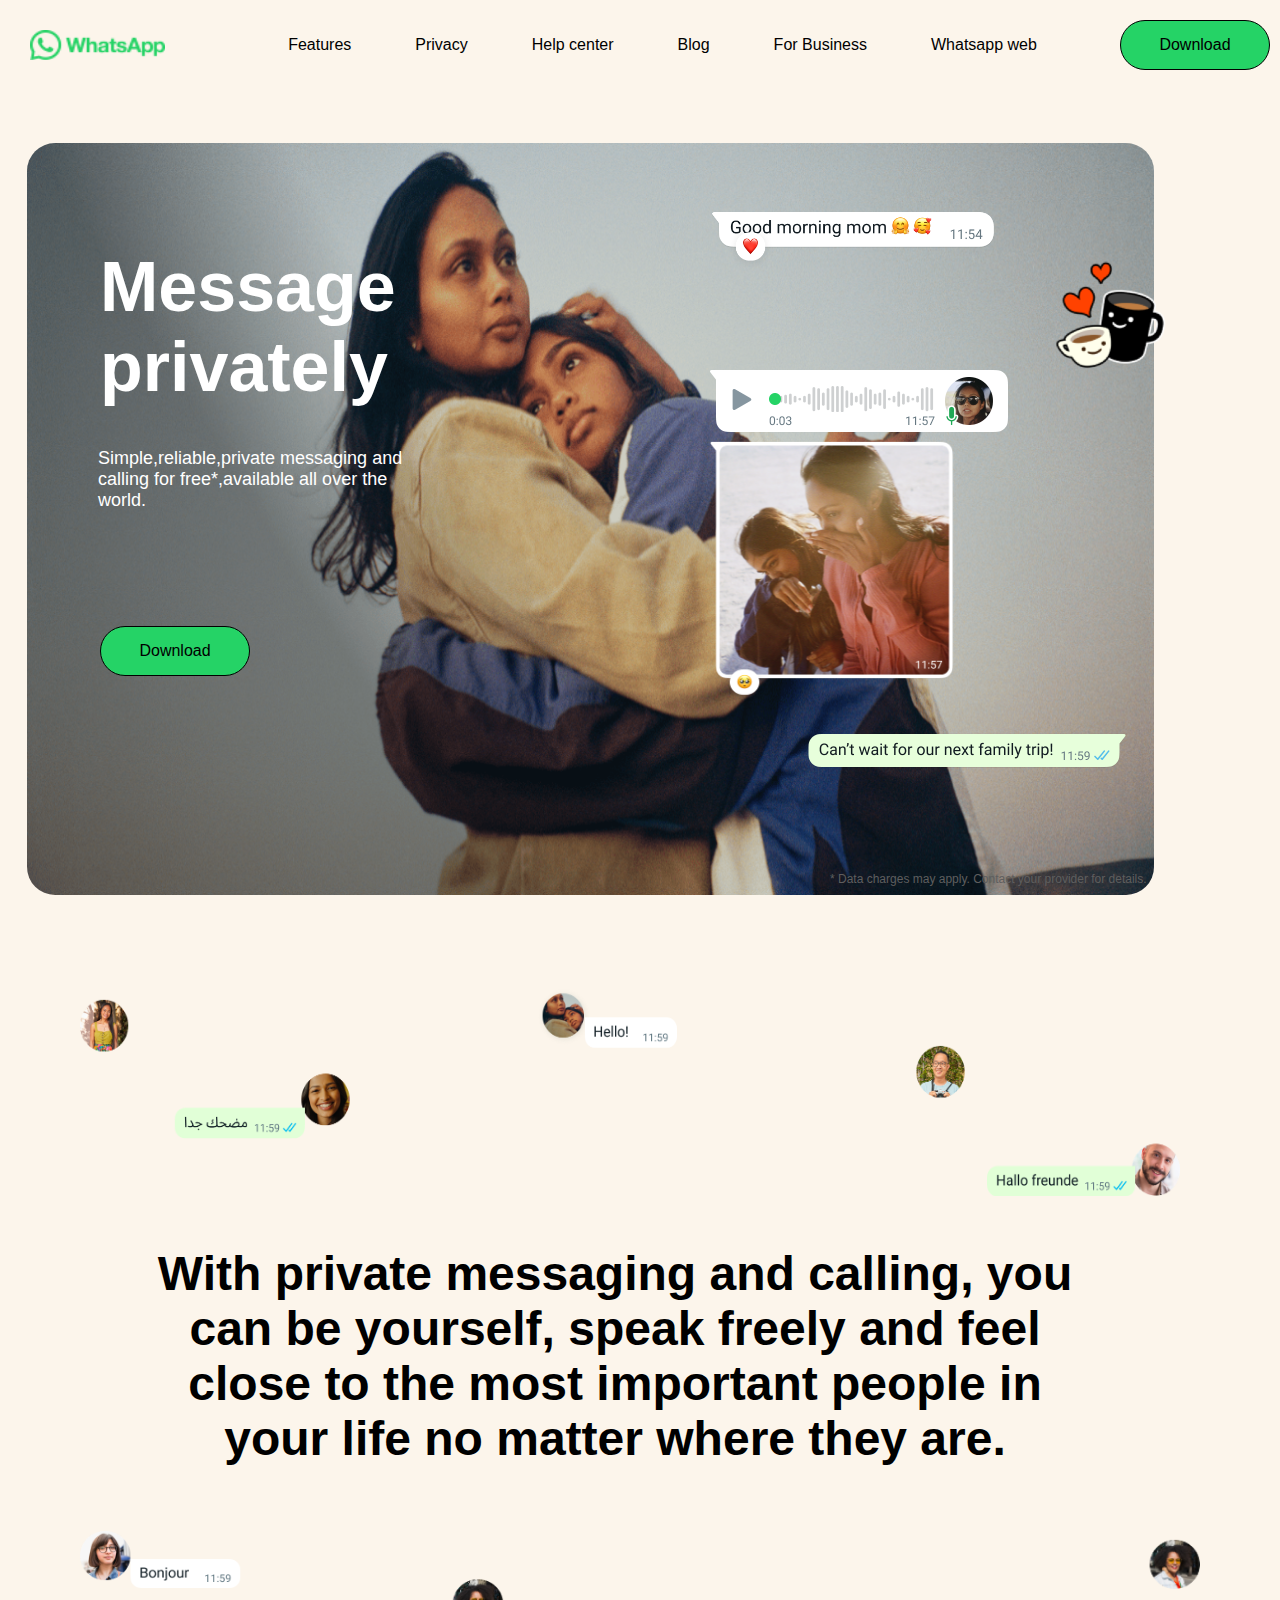
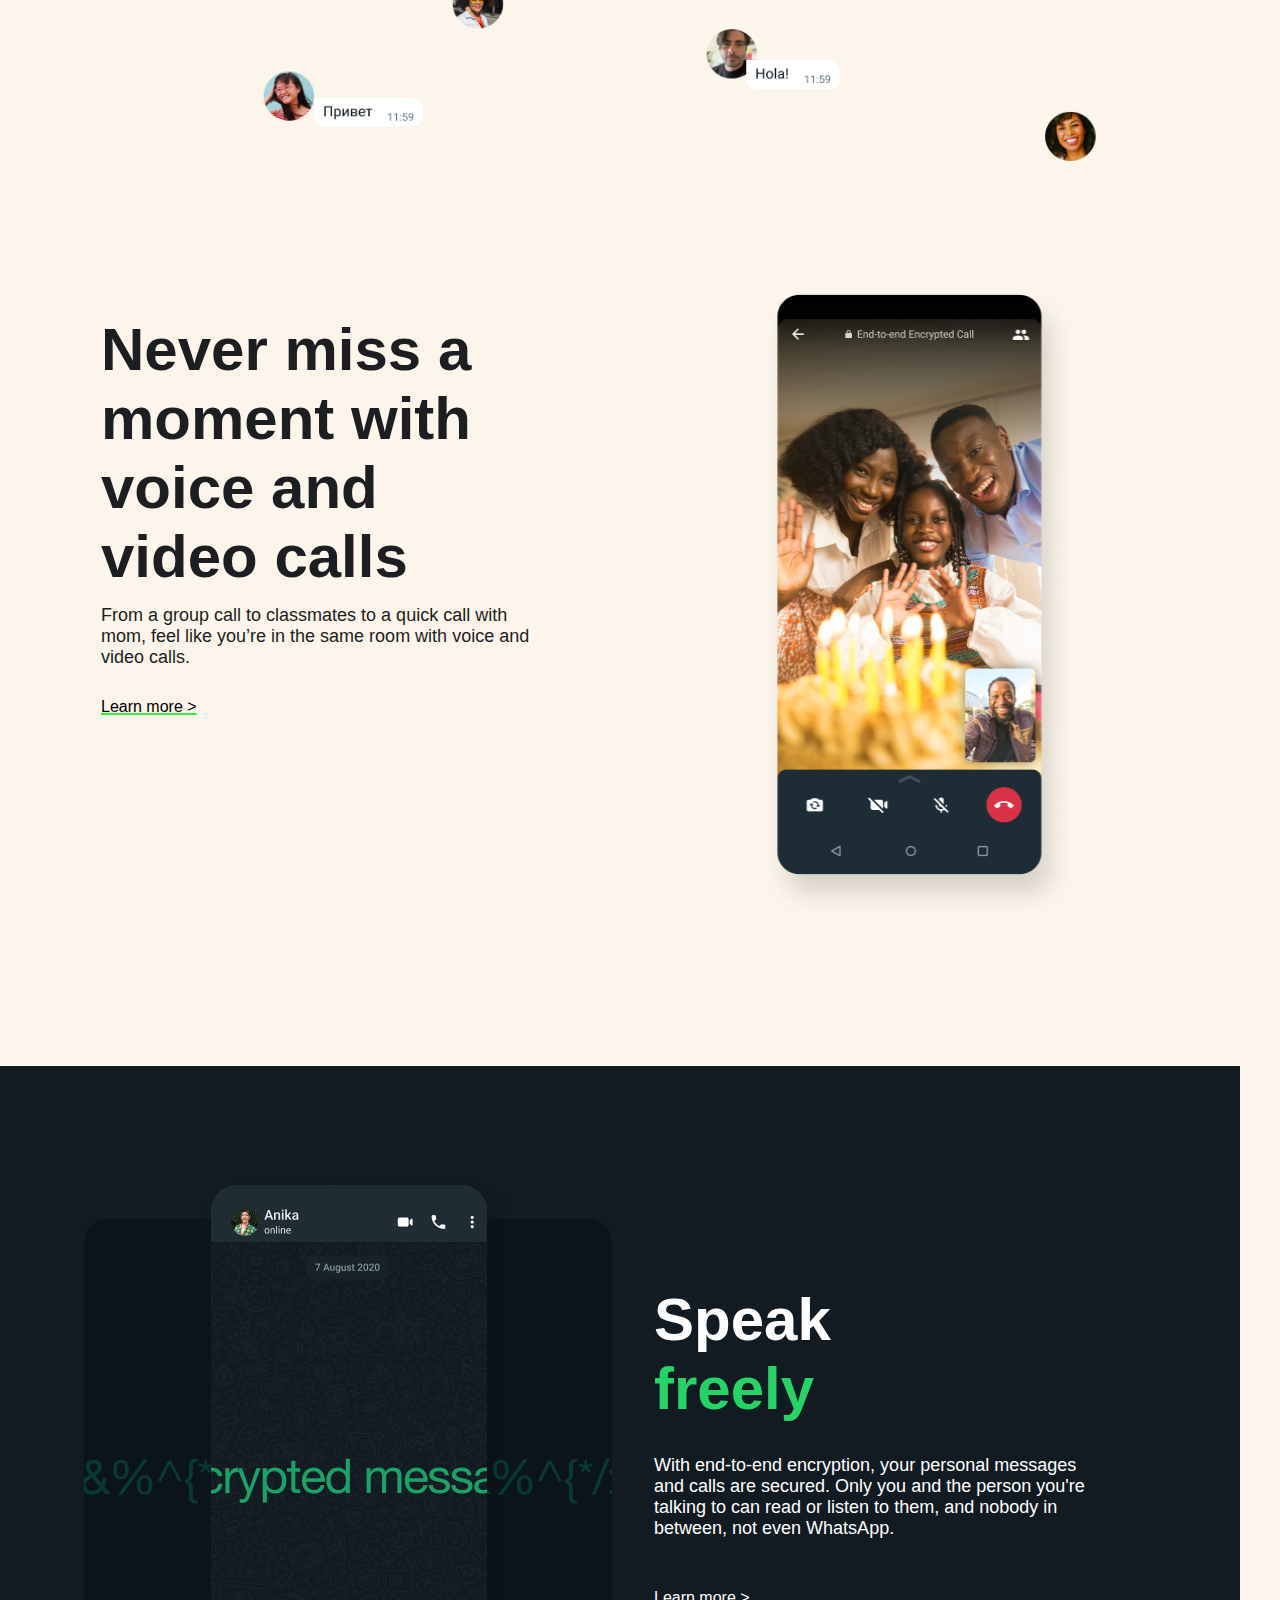
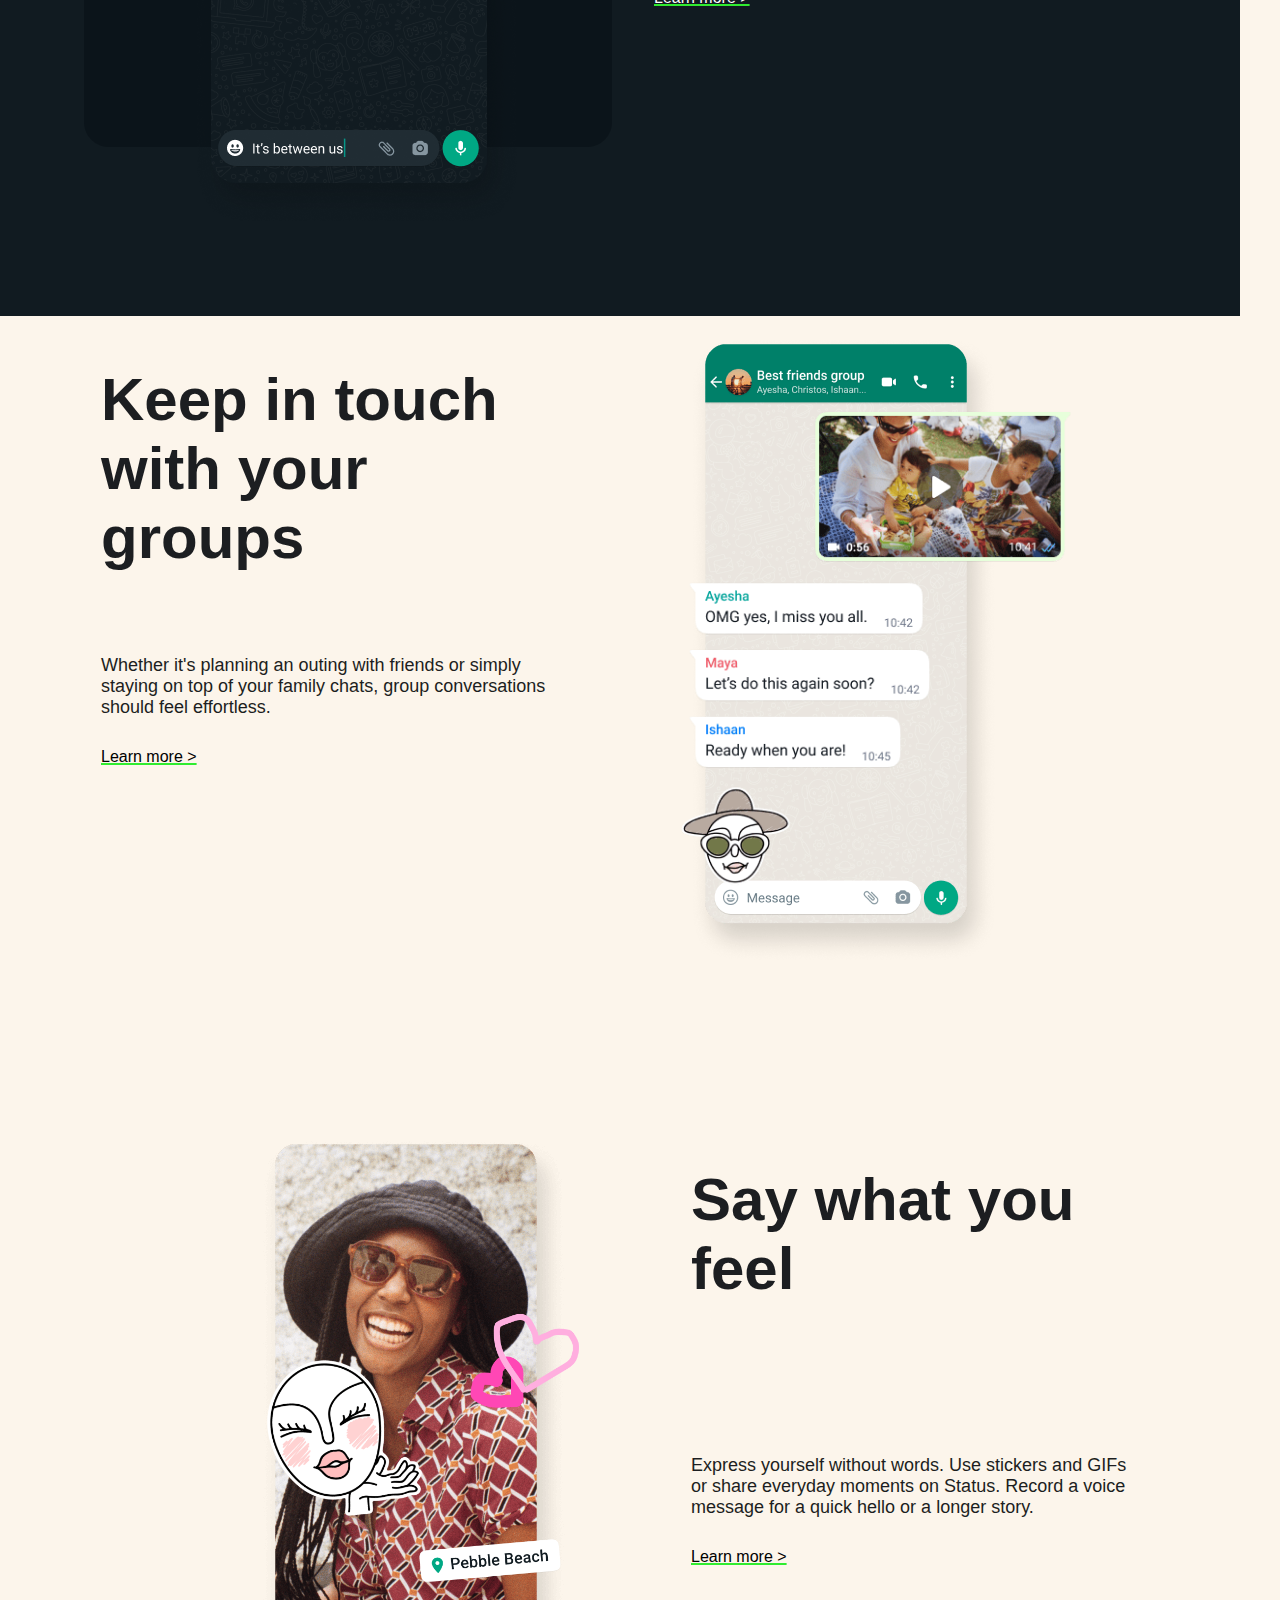
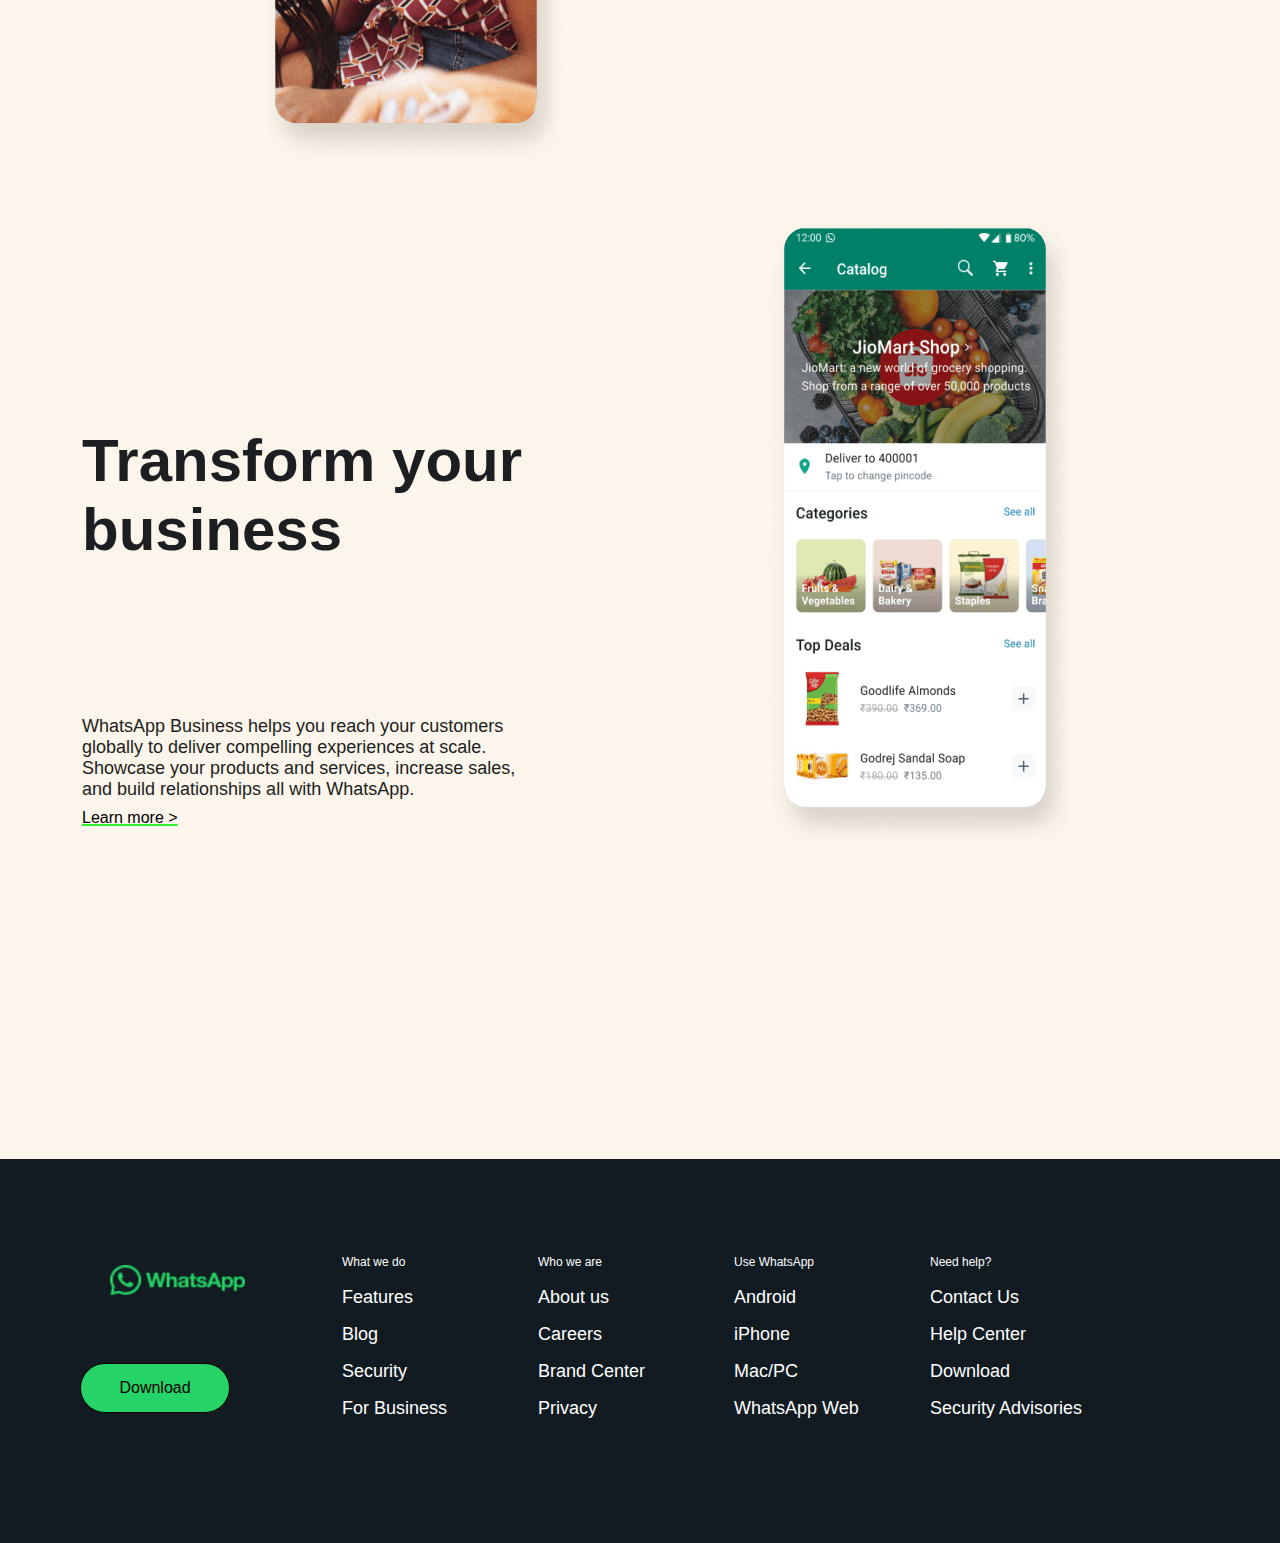
<file: assesment4/index.html>
<!DOCTYPE html>
<html lang="en">
<head>
  <meta charset="UTF-8">
  <meta name="viewport" content="width=device-width, initial-scale=1.0">
  <link rel ="stylesheet" href="style.css">
  <title>Whatsapp Clone</title>
</head>
<body>
  <nav>
        <img src="wplogo.png" class="logo">
        <ul>
          <a href="#"><li>Features</li></a>
          <a href="#"><li>Privacy</li></a>
          <a href="#"><li>Help center</li></a>
          <a href="#"><li>Blog</li></a>
          <a href="#"><li>For Business</li></a>
          <a href="#"><li>Whatsapp web</li></a>
          </ul>
        <button class="downbut">Download</button>
  </nav>


  <section>
    <div class="container">
      <img class="bg" src="bg.png">
        <div>  
          <h1 class="h1">Message privately</h1>
          <p class="para">Simple,reliable,private messaging and calling for free*,available all over the world.</p>
          <div class="down">
            <button class="db">Download</button>
          </div>
        </div>
        <div class="toy">
          <img src="./coffee.png">
        </div>
      <div class="gm"><img src="./gm.png"></div>
      <div class="vm"><img src="./voice.png"></div>
    <div class="heart">
      <img class="heartpic" src="heart.png">
    </div>
    <div class="sis">
      <img  class="sispic" src="sis.png">
    </div>
    <div class="cry">
      <img class="crypic" src="aluvu.png">
    </div>
    <div class="text">
      <img class= "textpic" src="txt.png">
    </div>
    <div>
      <p class="info">* Data charges may apply. Contact your provider for details.</p>
    </div>
    <article class="art">
      <img class="contact" src="yellow.png">
    </article>
  </section>


        <h2 class="mesghead">With private messaging and calling, you can be yourself, speak freely and feel close to the most important people in your life no matter where they are.</h2>
    <article class="art2">
      <img class="person" src="person.png">
    </article>


  <section class="sec2">
    <div class="maindiv">
      <div class="prediv">
        <div class="fdiv">
          <article class="art2">
            <h2 class="stmnt">Never miss a moment with voice and video calls</h2>
              <p class="stmnt2">From a group call to classmates to a quick call with mom, feel like you’re in the same room with voice and video calls.<br>
                <p class="stmnt3">Learn more ></p>
              </p>  
          </article>
        </div>
        <div class="sdiv"><img class="vcall" src="vcall.png"></div>
      </div>
    </div>
  </section>


  <section class="sec3">
    <div class="maindiv1">
      <div class="prediv1">
        <div class="fdiv1">
          <article class="art3">
          <h2 class="stmt">Speak<br><b class="bold">freely</b></h2>
          <p class="stmt1">With end-to-end encryption, your personal messages and calls are secured. Only you and the person you're talking to can read or listen to them, and nobody in between, not even WhatsApp.</p>
          <p class="stmt2">Learn more ></p>
          </article>
        </div>
        <div class="sdiv1"><img class="chatbg" src="chatbg.png"></div>
      </div>
    </div>
  </section>


  <section class="sec2">
    <div class="maindiv">
      <div class="prediv">
        <div class="fdiv">
          <article class="art2">
            <h2 class="stmnt">Keep in touch
              with your groups</h2>
              <p class="stmnt2">Whether it's planning an outing with friends or simply staying on top of your family chats, group conversations should feel effortless.<br>
                <p class="stmnt3">Learn more ></p>
              </p>  
          </article>
        </div>
        <div class="sdiv">
          <img  class="grpbg" src="grpbg.png">
          <img class="grpchat" src="grpchat.png"></div>
      </div>
    </div>
  </section>


  <section class="sec2">
    <div class="maindiv">
      <div class="prediv">
        <div class="fdivv">
          <article class="art2">
            <h2 class="stmnt">Say what
              you feel</h2>
              <p class="stmnt2">Express yourself without words. Use stickers and GIFs or share everyday moments on Status. Record a voice message for a quick hello or a longer story.<br>
                <p class="stmnt3">Learn more ></p>
              </p>  
          </article>
        </div>
        <div class="sdivv">
          <img class="stickers" src="stickers.png">
          <img class="africa" src="africa.png"></div>
      </div>
    </div>
  </section>


  <section class="secl">
    <div class="maindivl">
      <div class="predivl">
        <div class="fdivl">
          <article class="art2l">
            <h2 class="stmnt">Transform
              your business</h2>
              <p class="stmnt2">WhatsApp Business helps you reach your customers globally to deliver compelling experiences at scale. Showcase your products and services, increase sales, and build relationships all with WhatsApp.<br>
                <p class="stmnt3">Learn more ></p>
              </p>  
          </article>
        </div>
        <div class="sdivl"><img class="channel" src="channel.png"></div>
      </div>
    </div>
  </section>


  <div class="mdiv">
      <div class="wpdiv">
        <img src="wplogo.png" class="logo"><span class="spandb">
        <button class="downbut">Download</button>
      </span>
    </div>
      <div class="box">
        <span class="spandb1">What we do</span>
        <span class="spandb">Features</span>
        <span class="spandb">Blog</span>
        <span class="spandb">Security</span>
        <span class="spandb">For Business</span>
      </div>
      <div class="box">
        <span class="spandb1">Who we are</span>
        <span class="spandb">About us </span>
        <span class="spandb">Careers</span>
        <span class="spandb">Brand Center</span>
        <span class="spandb">Privacy</span>
      </div>
      <div class="box">
        <span class="spandb1">Use WhatsApp</span>
        <span class="spandb">Android </span>
        <span class="spandb">iPhone</span>
        <span class="spandb">Mac/PC</span>
        <span class="spandb">WhatsApp Web</span>
      </div>
      <div class="box">
        <span class="spandb1">Need help?</span>
        <span class="spandb">Contact Us </span>
        <span class="spandb">Help Center</span>
        <span class="spandb">Download</span>
        <span class="spandb">Security Advisories</span>
      </div>
    </div>

</body>
</html>
</file>
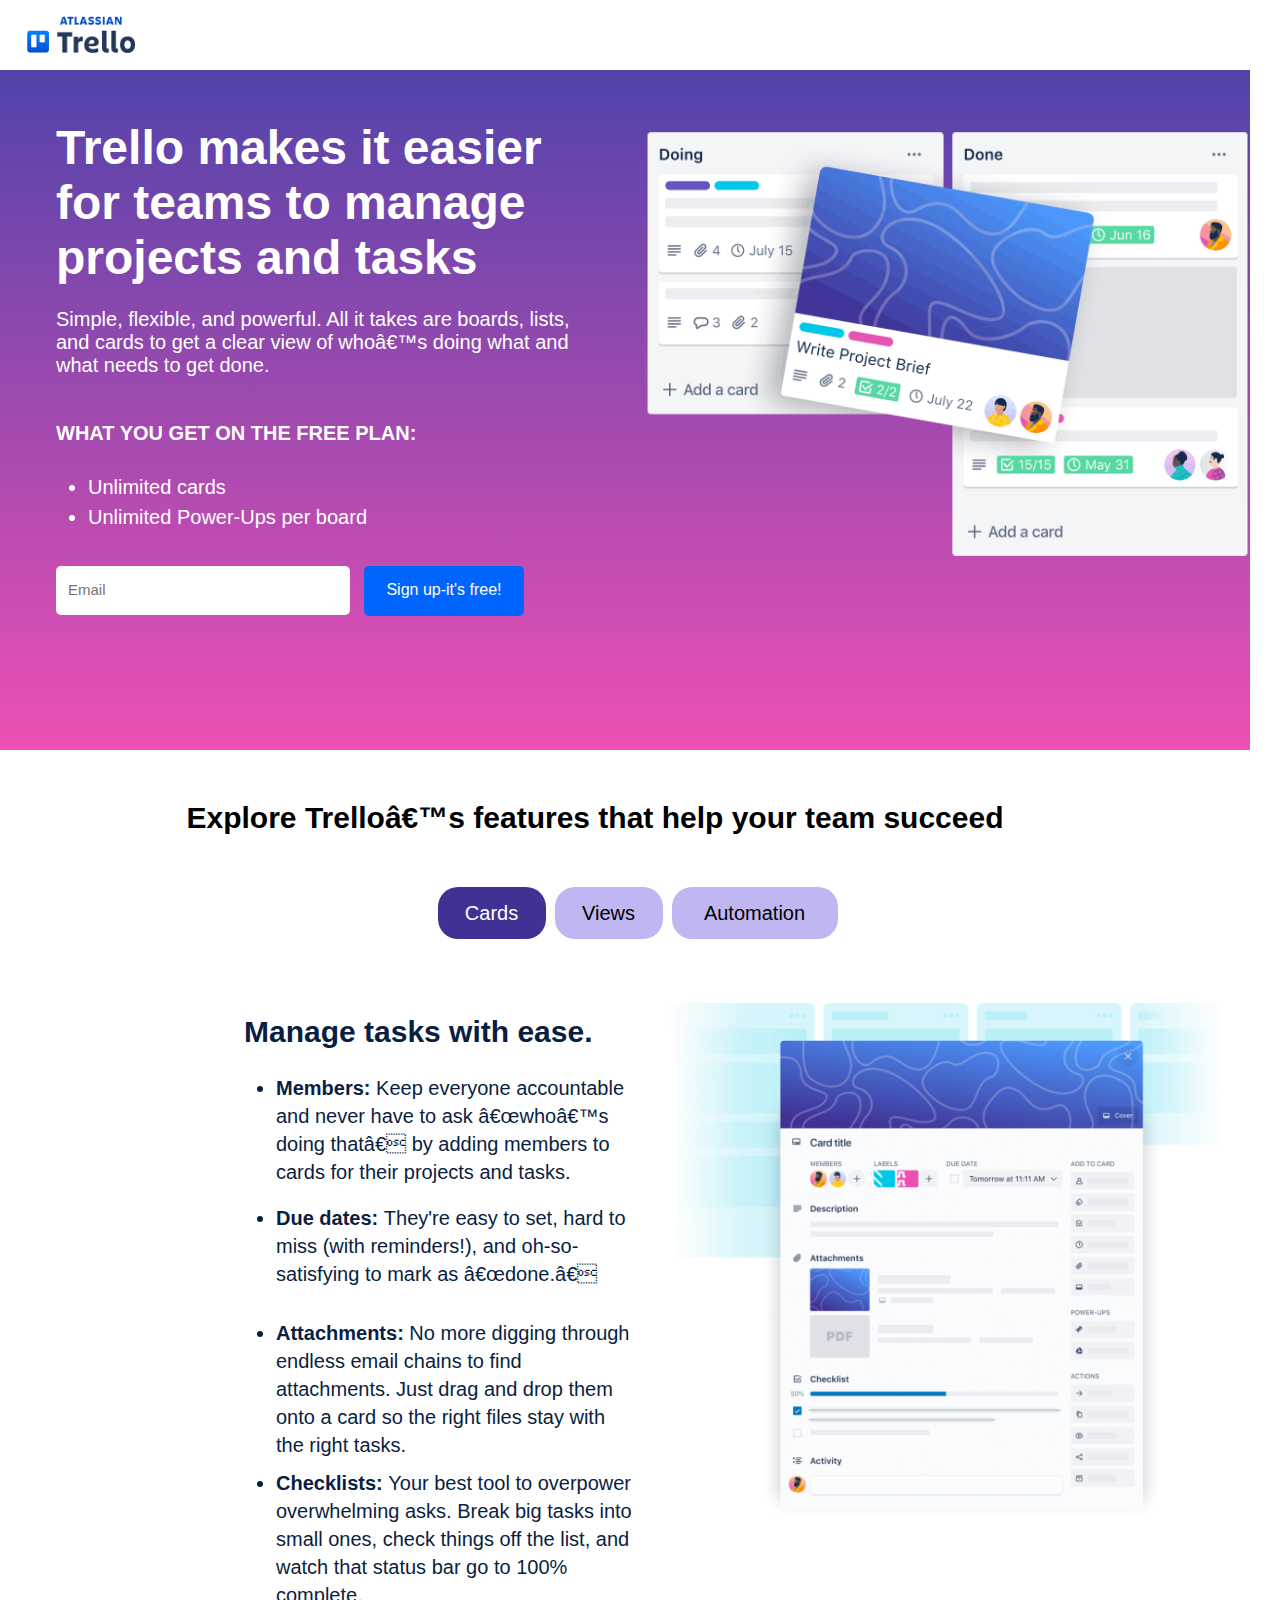
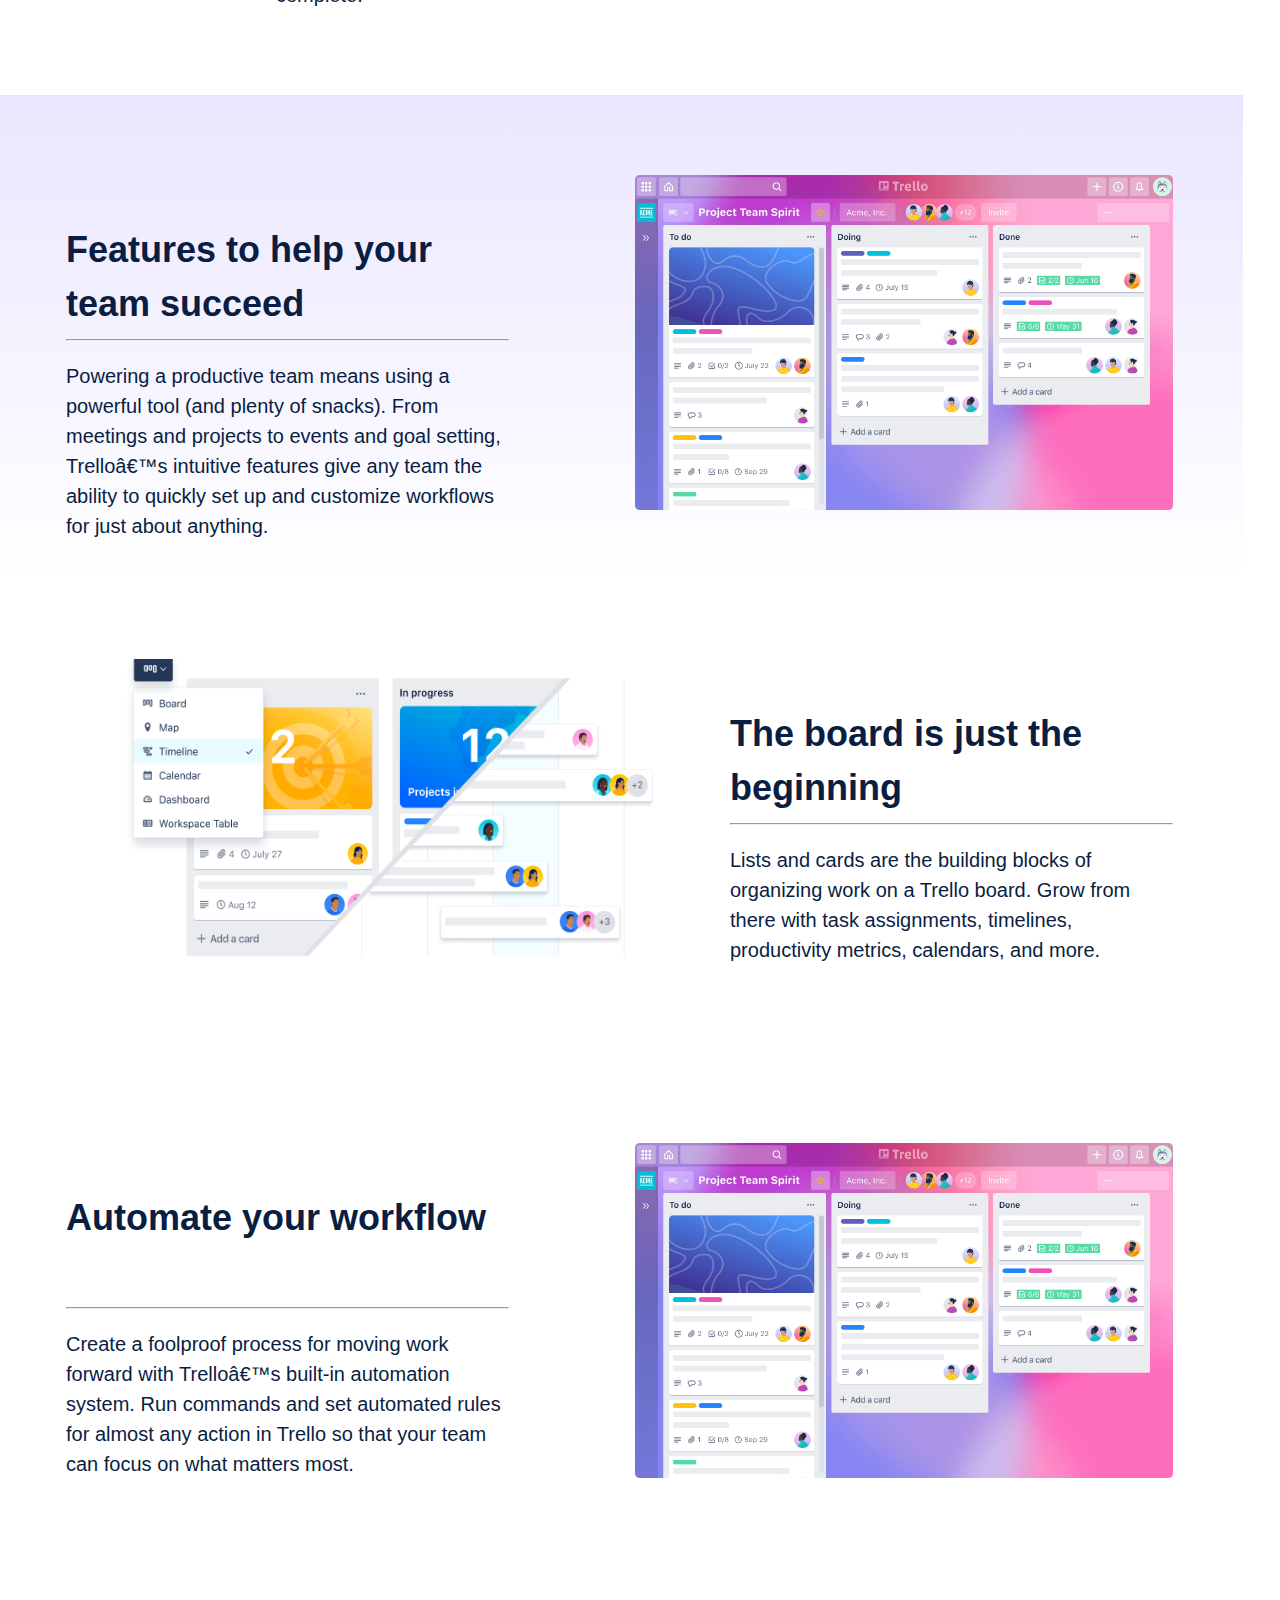
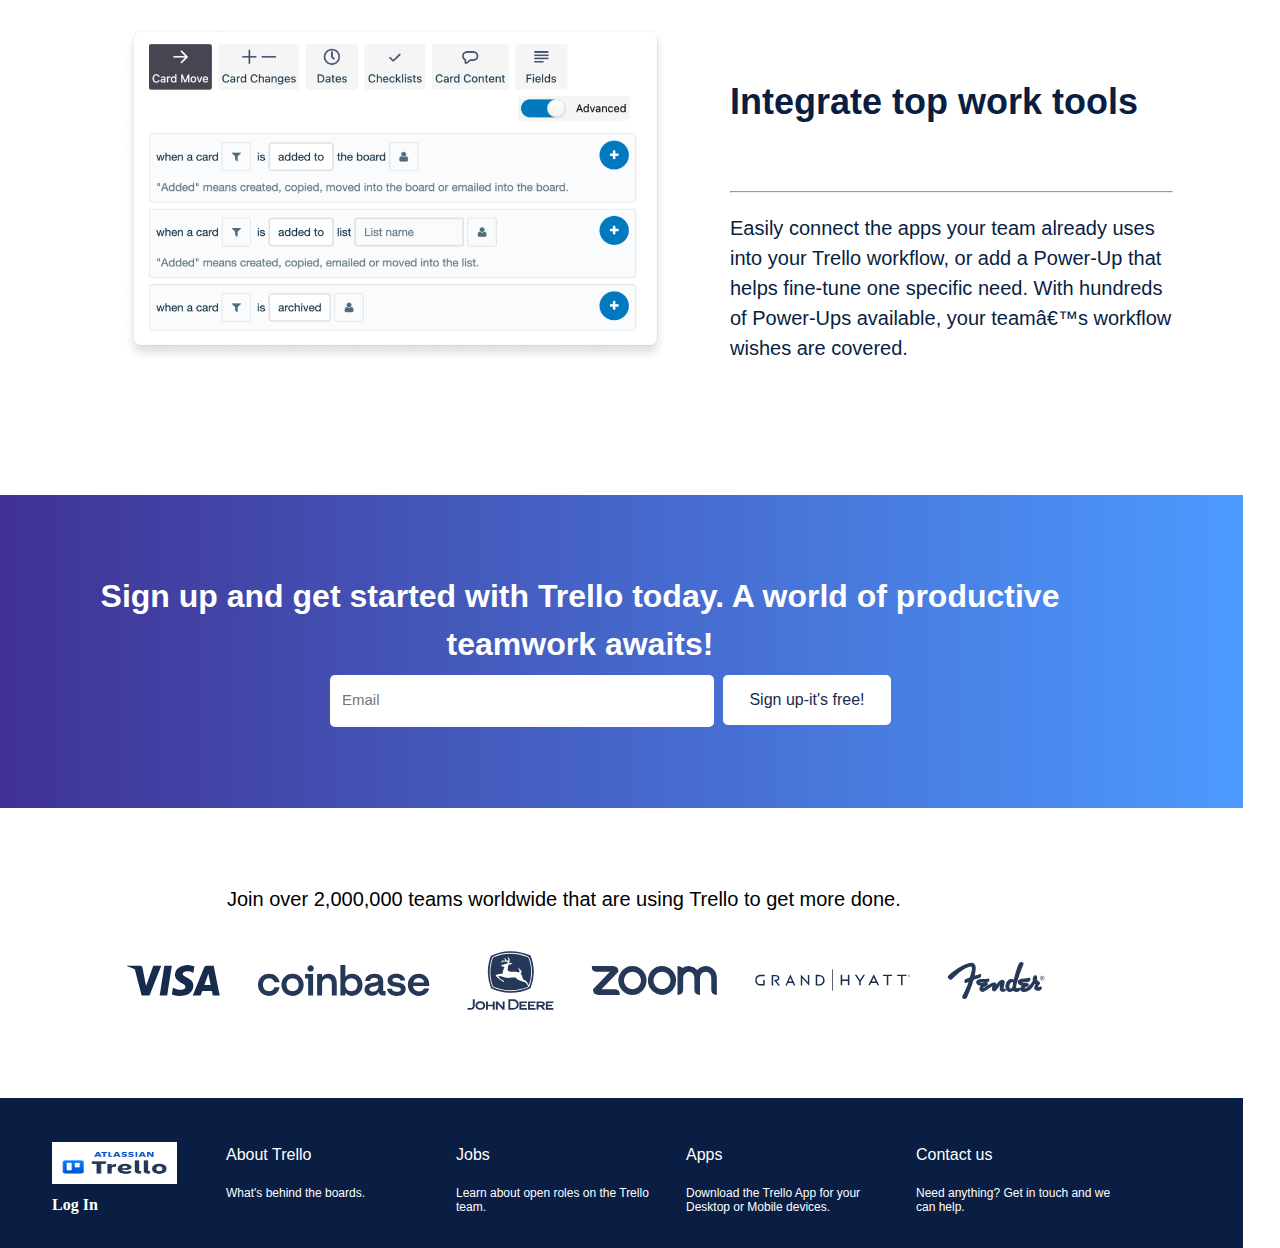
<file: assesment5/index.html>
<!DOCTYPE html>
<html lang="en">
<head>
  <mta charset="UTF-8">
  <meta name="viewport" content="width=device-width, initial-scale=1.0">
  <title>Manage Your Team's Project From Anywhere | Trello</title>
  <link rel="stylesheet" href="style.css">
</head>
<body>
  <section class="section1">
      <div class="div1"><a class="anchor" href="https://trello.com/home"><img class="logoimg "src="trello-logo.png"></a></div>
      <div class="div2">
        <div class="txtimg">
          <div class="div21">
            <h1 class="trellotxt">Trello makes it easier for teams to manage projects and tasks</h1>
            <p class="p1">Simple, flexible, and powerful. All it takes are boards, lists, and cards to get a clear view of who’s doing what and what needs to get done.</p>
            <div class="div211">
              <strong class="str"><p class="plan">WHAT YOU GET ON THE FREE PLAN:</p></strong>
              <ul class="ul1">
                <li class="li1">Unlimited cards</li>
                <li class="li1">Unlimited Power-Ups per board</li>
              </ul>
            </div>
            <div class="div212">
              <form class="form1">
              <input class="input1" type="text" placeholder="Email" >
              <button class="button1">Sign up-it's free!</button>
              </form>
            </div>
          </div>
          <div class="div22">
            <img class="picture" src="picture.webp">
          </div>
      </div>
    </div>
  </section>


  <section class="section2">
    <div class="div3">
      <h2 class="bigtxt">Explore Trello’s features that help your team succeed</h2>
    </div>
  </section>


  <div class="div4">
    <div class="div5">
      <button class="button2">Cards</button>
      <button class="button3">Views</button>
      <button class="button4">Automation</button>
    </div>
  </div>


  <div class="div6">
    <div class="div7">
      <div class="div71">
        <h2 class="manage">Manage tasks with ease.</h2>
        <ul class="ul2">
          <li class="li2">
            <strong class="subdiv1">Members:</strong>
            Keep everyone accountable and never have to ask “who’s doing that” by adding members to cards for their projects and tasks. 
          </li>
          <li class="li3">
            <strong class="subdiv1">Due dates: </strong>
            They're easy to set, hard to miss (with reminders!), and oh-so-satisfying to mark as “done.”
          </li>
          <li class="li4">
            <strong class="subdiv1">Attachments: </strong>
            No more digging through endless email chains to find attachments. Just drag and drop them onto a card so the right files stay with the right tasks.
          </li>
          <li class="li2">
            <strong class="subdiv1">Checklists:  </strong>
            Your best tool to overpower overwhelming asks. Break big tasks into small ones, check things off the list, and watch that status bar go to 100% complete.
          </li>
        </ul>
      </div>
    </div>
    <div class="div8">
      <img class="box1" src="box.webp">
    </div>
  </div>


  <section class="section3">
    <div class="div9">
      <div class="div91">
        <div class="div911">
          <h2 class="head">Features to help your team succeed</h2>
          <hr>
          <p class="para">Powering a productive team means using a powerful tool (and plenty of snacks). From meetings and projects to events and goal setting, Trello’s intuitive features give any team the ability to quickly set up and customize workflows for just about anything.</p>
        </div>
      </div>
      <div class="div92">
        <img class="box2" src="box2.webp">
      </div>
    </div>
  </section>
  

  <div class="div9">
    <div class="div92">
      <img class="box2" src="box3.webp">
    </div>
    <div class="div91">
      <div class="div911">
        <h2 class="head">The board is just the beginning</h2>
        <hr>
        <p class="para">Lists and cards are the building blocks of organizing work on a Trello board. Grow from there with task assignments, timelines, productivity metrics, calendars, and more.</p>
      </div>
    </div>
  </div>

  <div class="div9">
    <div class="div91">
      <div class="div911">
        <h2 class="head">Automate your workflow</h2>
        <hr>
        <p class="para">Create a foolproof process for moving work forward with Trello’s built-in automation system. Run commands and set automated rules for almost any action in Trello so that your team can focus on what matters most.
        </p>
      </div>
    </div>
    <div class="div92">
      <img class="box2" src="box2.webp">
    </div>
  </div>

  <div class="div9">
    <div class="div92">
      <img class="box2" src="box4.webp">
    </div>
    <div class="div91">
      <div class="div911">
        <h2 class="head">Integrate top work tools</h2>
        <hr>
        <p class="para">Easily connect the apps your team already uses into your Trello workflow, or add a Power-Up that helps fine-tune one specific need. With hundreds of Power-Ups available, your team’s workflow wishes are covered.</p>
      </div>
    </div>
  </div>


  <div class="space"></div>
  <section class="section4">
    <div class="div10">
      <h2 class="para1">Sign up and get started with Trello today. A world of productive teamwork awaits!</h2>
      <form class="form2">
        <input class="input2" type="text" placeholder="Email" >
        <button class="button5">Sign up-it's free!</button>
      </form>
    </div>
  </section>

  <div class="space"></div>
  <section class="section5">
    <div class="div11">
      <div class="div111">
        <p class="para2">Join over 2,000,000 teams worldwide that are using Trello to get more done.</p>
        <img class="brand" src="brand.svg">
      </div>
    </div>
  </section>


  <section class="section6">
    <div class="div12">
      <div class="div121">
        <div class="div1211">
          <img src="trello-logo.png" class="logoimg1">
          <div class="h6">
            <span class="login">Log In</span>
          </div>
        </div>
      <div class="div122">
        <a class="a1">
          <p class="pp">About Trello</p>
          <p class="pp1">What's behind the boards.</p>
        </a>
        <a class="a1">
          <p class="pp">Jobs</p>
          <p class="pp1">Learn about open roles on the Trello team.</p>
        </a>
        <a class="a1">
          <p class="pp">Apps</p>
          <p class="pp1">Download the Trello App for your Desktop or Mobile devices.</p>
        </a>
        <a class="a1">
          <p class="pp">Contact us</p>
          <p class="pp1">Need anything?  Get in touch and we can help.</p>
        </a>
      </div>  
      </div>
    </div>
  </section>
</body>
</html>
</file>
<file: assesment4/style.css>
body{
  margin:0;
  padding:0;
  background-color:#fcf5eb;
}
nav{
  display:flex;
  justify-content: space-between;
  padding-top:20px;
}
nav ul{
  list-style-type:none;
}
nav ul a{
  display:inline-block;
  text-decoration:none;
  padding-left:30px;
  padding-right:30px;
  font-size:16px;
  font-family:Arial, Helvetica, sans-serif;
  color:black;
}
img{
  padding-left:30px;
  height:30px;
  margin-top: 10px;
  margin-left:30px;
  width:135px;
}
button{
  padding-bottom:10px;
  padding-top:10px;
  margin-right: 10px;
  background-color: #25d366;
  border-radius:40px;
  width:150px;
  border:1px solid;
  font-size:16px;
  height:50px;
}
.bg{
  height:752px;
  width:1127px;
  margin:25px;
  padding: 2px;
  border-radius:30px;
  position:relative;
}
.h1{
  position:absolute;
  top:200px;
  left:100px;
  font-size:70px;
  color:white;
  height:160px;
  width:322px;
  font-family:Arial, Helvetica, sans-serif;
}
.para{
  position:absolute;
  top:430px;
  left:80px;
  margin:18px;
  height:75px;
  width:322.66px;
  color:white;
  font-family:Arial, Helvetica, sans-serif;
  font-size:18px;
}
.down{
  position:relative;
  bottom:300px;
  left:100px;
}

.toy img{
position:absolute;
top:250px;
left:670px;
height: 112px;    
width: 436px;

}
.gm img{
  height:39.73px;
  width: 436px;
  position:absolute;
  top: 200px;                             
  left:650px;

}
.vm img{
  width:436px;
  height:62px;
  top:360px;
  left:650px;
  position: absolute;
}
.heart{
  position:absolute;
  top:212px;
  left:656px;
}
.heartpic{
  height:50px;
  width:430px;
}
.sis{
  position:absolute;
  top:430px;
  left:650px;
}
.sispic{
  height:240px;
  width:400px;
}
.crypic{
  height:45px;
  width:430px;
}
.cry{
  position:absolute;
  top:650px;
  left:650px;
}
.text{
  position:absolute;
  top:700px;
  left:630px;
}
.textpic{
  height:58px;
  width:436px;
}
.info{
  position: absolute;
  top:860px;
  left:830px;
  color: #5e5e5e;
  font-family:Arial, Helvetica, sans-serif;
  font-size:12px;
  height:15px;
  width:320px;
  margin:12px 0px;
}
.contact{
  height:210px;
  width:1100px;  
}
.art{
  height:200px;
  width:1000px;
  padding:0px 20px;
}
.mesghead{
  height:195px;
  width:950px;
  font-family:Arial, Helvetica, sans-serif;
  text-align:center;
  font-size:48px;
  padding-left:140px;
  padding-top:30px;
}
.person{
  padding-top:40px;
  height:230px;
  width:1120px;
}
.art2{
  height:200px;
  width:1100px;
  padding:0px 20px;
}
.sec2{
  height:800px;
  width:1240px;
}
.maindiv{
  height:800px;
  width:1120px;
  margin:0px 57px;
  padding:0px 24px;
}
.prediv{
  width:1080px;
  height:650px;
}
.fdiv{
  width:449px;
  height:658px;
  float:left;
}
.sdiv{
  width:540px;
  height:658px;
  float:right;
}
.art2{
  width:450px;
  height:385px;
}
.stmnt{
  width:450px;
  height:240px;
  color:#1C1E21;
  font-size:60px;
  font-family:Arial, Helvetica, sans-serif;
}
.stmnt2{
  width:450px;
  height:75px;
  margin:18px 0px;
  font-size:18px;
  font-family:Arial, Helvetica, sans-serif;
  color:#1C1E21;
}
.stmnt3{
  height:16px;
  width:100px;
  font-size:16px;
  font-family:Arial, Helvetica, sans-serif;
  text-decoration: 2px underline rgb(48, 236, 48);
}
.sdiv{
  height:660px;
  width:540px;
}
.vcall{
  height:654px;
  width:335px;
  padding-bottom:100px;
  padding-left:100px;
}
.sec3{
  width:1240px;
  height:850px;
  background-color:#111B21;
}
.maindiv1{
  width:1128px;
  height:846px;
  margin:0px 58x;
  padding:0px 24px;
}
.prediv1{
  width:1080px;
  height:655px;
}
.chatbg{
  width:528px;
  height:650px;
  padding-top:100px;
}
.fdiv1{
  width:450px;
  height:655px;
  float:right;
  padding-left:30px;
}
.stmt{
  height:120px;
  width:450px;
  color:#FFFFFF;
  font-size:60px;
  font-family:Arial, Helvetica, sans-serif;
}
.bold{
  height:66px;
  width:136px;
  color:#25D366;
}
.art3{
  padding-top:170px;
}
.stmt1{
  height:100px;
  width:450px;
  padding:0px 0px 16px; 
  color:#FFFFFF;
  font-size: 18px;
  font-family:Arial, Helvetica, sans-serif;
}
.stmt2{
  height:16px;
  width:100px;
  color:#FFFFFF;
  font-size: 16px;
  font-family:Arial, Helvetica, sans-serif;
  text-decoration: 2px underline rgb(48, 236, 48);
}
.grpbg{
  height:647px;
  width:326px;
  position:relative;
}
.grpchat{
  height:480px;
  width:400px;
  position:absolute;
  right:200px;
  top:3600px;
}
.fdivv{
  float:right;
}
.sdivv{
  float:left;

}
.africa{
  width:326px;
  height:647px;
  padding-left:140px;
  padding-bottom:200px;
}
.stickers{
  width:326px;
  height:280px;
  position:absolute;
  top:4500px;
  left:200px;
}
.channel{
  height:647px;
  width:326px;
}
.secl{
  height: 843px;
  width:1243px;
}
.maindivl{
  height: 843px;
  width:1127px;
  margin:0px 58px;
  padding:0px 24px;
}
.predivl{
  height:651px;
  width:1080px;
}
.fdivl{
  width:450px;
  height:651px;
  float:left;
  padding-right:200px;
}
.art2l{
  height:290px;
  width:450px;
}
.sdivl{
  float:right;
  height:651px;
  width:540px;
  position:absolute;
  top:5000px;
  left:700px;
}
.mdiv{
  height:200px;
  width:1240px;
  padding:96px 20px 88px;
  margin:0px;
  background-color: #111B21;
  display: flex;
}
.wpdiv{
  height:120px;
  width:262px;
  padding-left:60px;
  padding-bottom:100px;
}
.logo{
  padding:0px 0px 56px;
}
.spandb{
  padding:45px 0px 0px;
}
.box{
  height:196px;
  width:196px;
}
span{
  color:#FFFFFF;
  display:block;
  padding-bottom:10px;
  font-family: Arial, Helvetica, sans-serif;
  font-size:12px;
}
.spandb{
  font-size:18px;
  padding-bottom:8px;
  padding-top:8px;
}
.maindivision{
  height:126px;
  width:1243px;
  background-color: #111B21;
  margin:0px;
  padding:4px 24px;
}
.subdiv{
  width:1050px;
  height:118px;
  padding:32px 0px;
}
.year{
  height:33px;
  width:112px;
  font-size:12px;
  color:#FFFFFF;
  font-family: Arial, Helvetica, sans-serif;
}
.terms{
  height:29px;
  width:115px;
  font-size:12px;
  color:#FFFFFF;
  font-family: Arial, Helvetica, sans-serif;
}
</file>
<file: assesment5/style.css>
body{
  padding:0px;
  margin:0px;
}
.section1{
  width:1244px;
  height:761px;
}
.div1{
  width:1260px;
  height:70px;
}
.anchor{
  height:70;
  width:143px;
  padding:16px;
}
.logoimg{
  height:70px;
  width:130px;
}
.div2{
  width:1250px;
  height:680px;
  margin:0px;
  background-image:linear-gradient(rgb(82, 67, 170),rgb(237, 80, 180)); 
}
.txtimg{
  height:675px;
  width:1140px;
  margin:0px 16px;
  display:flex;

}
.div21{
  height:675px;
  width:570px;
  padding-top:50px;
  padding-left:40px;
}
.trellotxt{
  height:180px;
  width:539px;
  color:black;
  font-size:48px;
  font-family:sans-serif ;
  color:#ffffff;
  margin:0px 0px 8px; 
}
.p1{
  height:90px;
  width:538px;
  color:#ffffff;
  font-size:20px;
  margin:0px 0px 24px;
  font-family:sans-serif ;
}
.div211{
  height:114px;
  width:538px;
  color:#ffffff;
  font-family:sans-serif ;
  font-size:20px;
}
.str{
  width:342px;
  height: 27px;
}
.plan{
  width:538px;
  height:30px;
  margin:0px 0px 24px;
}
.ul1{
  height:60px;
  width:538px;
  margin:0px 0px 16px;
  padding:0px 0px 0px 32px;
}
.li1{
  height:30px;
  width:506px;
}
.div212{
  height:24px;
  width:538px;
  padding-top: 30px;
}
.form1{
  height:50px;
  width:538px;
}
.input1{
  height:25px;
  width:270px;
  background-color: #ffffff;
  padding:11.2px 12px 12.8px;
  border-radius:5px;
  border: none;
  font-family:sans-serif ;
  font-size:15px;
}
.button1{
  height:50px;
  width:160px;
  background-color:#0065FF;
  padding:11.2px 16px 12.8px;
  border-radius:5px;
  border: none;
  font-family:sans-serif ;
  font-size:16px;
  color:#ffffff;
  margin-left:10px;
}
.div22{
  height:630px;
  width:664px;
  margin:0px 0px 8px 20px;
  padding:30px 16px 16px;
}
.picture{
  width:633px;
  height:487px;
}
.section2{
  width:1243px;
  height:110px;
} 
.div3{
  width:1140px;
  height:110px;
  padding:35px 16px 16px;
  margin-left:25px;
}
.bigtxt{
  width:1108px;
  height:48px;
  font-size: 30px;
  font-family:sans-serif;
  text-align:center;
  margin-top:5px;
}
.div4{
  width:1243px;
  height:84px;
}
.div5{
  width:1243px;
  height:84px;
  padding:16px;
  text-align:center;
}
.button2{
  width:108px;
  height:52px;
  padding:8px 24px;
  background-color: #403294;
  color:#ffffff;
  border:none;
  font-size: 20px;
  font-family:sans-serif;
  border-radius:20px;
  margin-right:5px;
}
.button3{
  width:108px;
  height:52px;
  padding:8px 24px;
  background-color:#C0B6F2;
  color:black;
  border:none;
  font-size: 20px;
  font-family:sans-serif;
  border-radius:20px;
  margin-right:5px;
}
.button4{
  width:166px;
  height:52px;
  padding:8px 24px;
  background-color:#C0B6F2;
  color:black;
  border:none;
  font-size: 20px;
  font-family:sans-serif;
  border-radius:20px;
}
.div6{
  width:1275px;
  height:740px;
  margin:0px 16px;
  display:flex;
}
.div7{
  width:425px;
  height:739px;
  margin:0px 0px 0px 212px;
  padding:35px 16px;
}
.div8{
  width:637px;
  height:739px;
  padding:48px 16px;
}
.box1{
  width:605px;
  height:532px;
}
.div71{
  width:393px;
  height:205px;
  color:#091E42;
  font-size:20px;
  font-family:sans-serif;
}
.ul2{
  width:393px;
  height:152px;
  margin:0px 0px 16px;
  padding:0px 0px 0px 32px;
}
.li2{
  width:361px;
  height:130px;
  line-height: 1.4;
}
.li3{
  width:361px;
  height:115px;
  line-height: 1.4;
}
.li4{
  width:361px;
  height:130px;
  line-height: 1.4;
  padding-bottom:20px;
}
.section3{
  width:1243px;
  height:484px;
  background-image: linear-gradient(rgb(234,230,255),rgb(255,255,255));
}
.div9{
  width:1140px;
  height:484px;
  margin:0px 16px;
  display:flex;
}
.div91{
  width:474px;
  height:484px;
  padding:128px 16px 48px 50px;
}
.div911{
  width:443px;
  height:308px;
  color:#091E42;
  font-size:20px;
  font-family:sans-serif;
}
.head{
  width:443px;
  height:96px;
  color:#091E42;
  font-size:36px;
  font-family:sans-serif;
  margin:0px 0px 8px;
  line-height: 1.5;
  padding-bottom: 10px;
}
.para{
  width:443px;
  height:180px;
  color:#091E42;
  font-size:20px;
  font-family:sans-serif;
  line-height: 1.5;
}
.div92{
  width:570px;
  height:431px;
  margin:0px 0px 0px 94px;
  padding:80px 16px 16px;
}
.box2{
  width:538px;
  height:335px;
}
.space{
  width:1243px;
  height:64px;
}
.section4{
  width:1243px;
  height:313px;
  background-image:linear-gradient(90deg,rgb(64,50,148),rgb(76,154,256));
}
.div10{
  width:1140px;
  height:313px;
  display:grid;
  margin-left:30px;
}
.para1{
  height:20px;
  width:1000px;
  font-size:32px;
  font-family:sans-serif;
  color:#ffffff;
  text-align:center;
  padding-left:50px;
  padding-top:50px;
  margin-bottom:0px;
  line-height:1.5;
}
.form2{
  height:50px;
  width:1108px;
  padding-left:300px;
}
.input2{
  height:28px;
  width:360px;
  background-color: #ffffff;
  padding:11.2px 12px 12.8px;
  border-radius:5px;
  border: none;
  font-family:sans-serif ;
  font-size:15px;
}
.button5{
  width:168px;
  height:50px;
  padding:8px 24px;
  background-color:#ffffff;
  color:#172B4D;
  border:none;
  font-size: 16px;
  font-family:sans-serif;
  border-radius:5px;
  margin-left:5px;
}
.section5{
  width:1243px;
  height:226px;
}
.div11{
  height:226px;
  width:1140px;
  margin:0px 16px;
}
.div111{
  height:226px;
  width:950px;
  margin:0px 0px 0px 95px;
  padding: 16px 16px 80px;
}
.para2{
  width: 918px;
  height: 30px;
  font-size: 20px;
  font-family: sans-serif;
  margin:0px 0px 24px;
  padding-left: 100px;
}
.brand{
  height: 77px;
  width: 918px;
}
.section6{
  height: 150px;
  width: 1243px;
  background-color: #091E42;
}
.div12{
  height: 130px;
  width: 1140px;
  margin: 0px 16px;
  color:#ffffff;
}
.div121{
  height: 120px;
  width: 190px;
  padding: 16px 16px 0px;
  display:flex;
  margin-left:20px;
}
.div1211{
  height: 88px;
  width: 142px;
  margin: 28px 16px 0px 0px;
}
.logoimg1{
  height: 42px;
  width: 125px;
}
.h6{
  height:30px;
  width: 142px;
  padding-top: 8px;
  font-weight: bold;
}
.login{
  height:24px ;
  width: 45px;
}
.div122{
  height:80px ;
  width: 950px;
  padding: 16px;
  display: flex;
}
.a1{
  height: 98px;
  width: 230px;
}
.pp{
  height: 24px;
  width: 198px;
  color: #ffffff;
  font-size: 16px;
  font-family: sans-serif;
}
.pp1{
  height: 15px;
  width: 198px;
  color: #ffffff;
  font-size: 12px;
  font-family: sans-serif;
}
</file>
